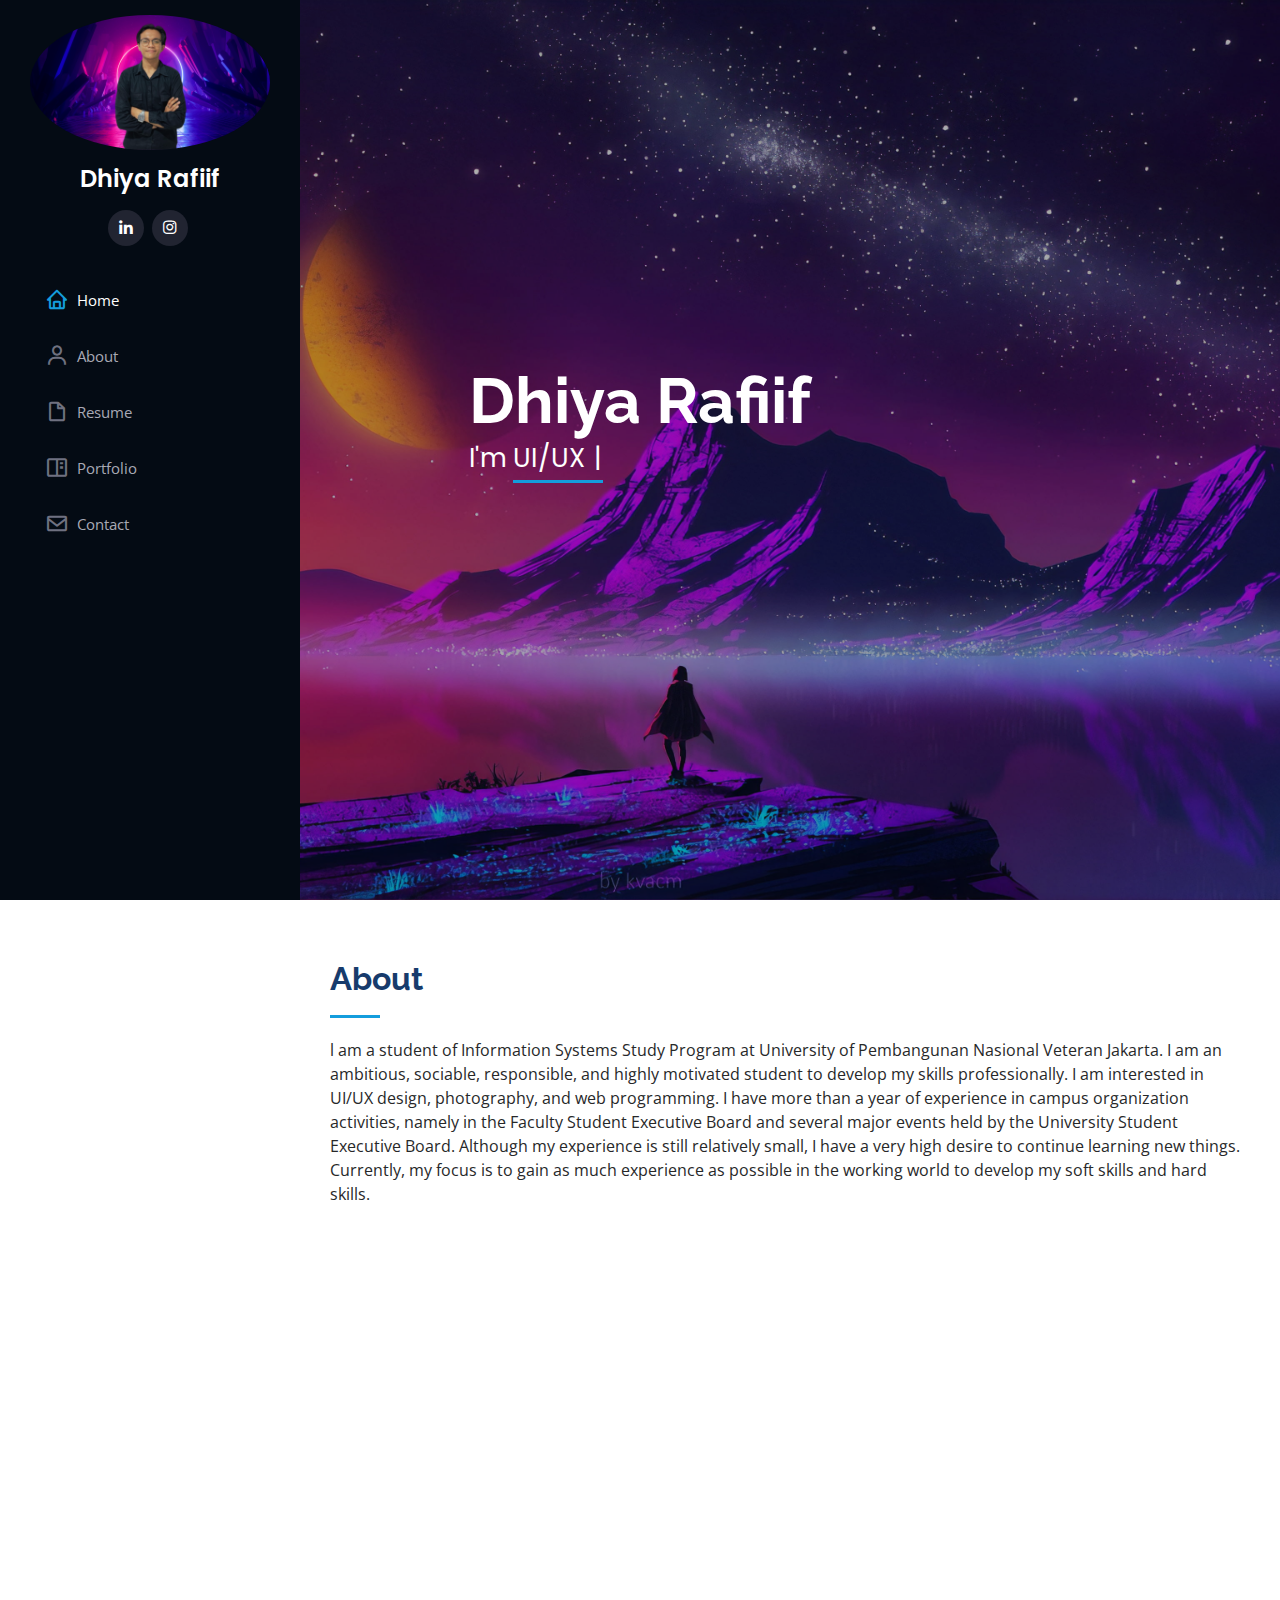
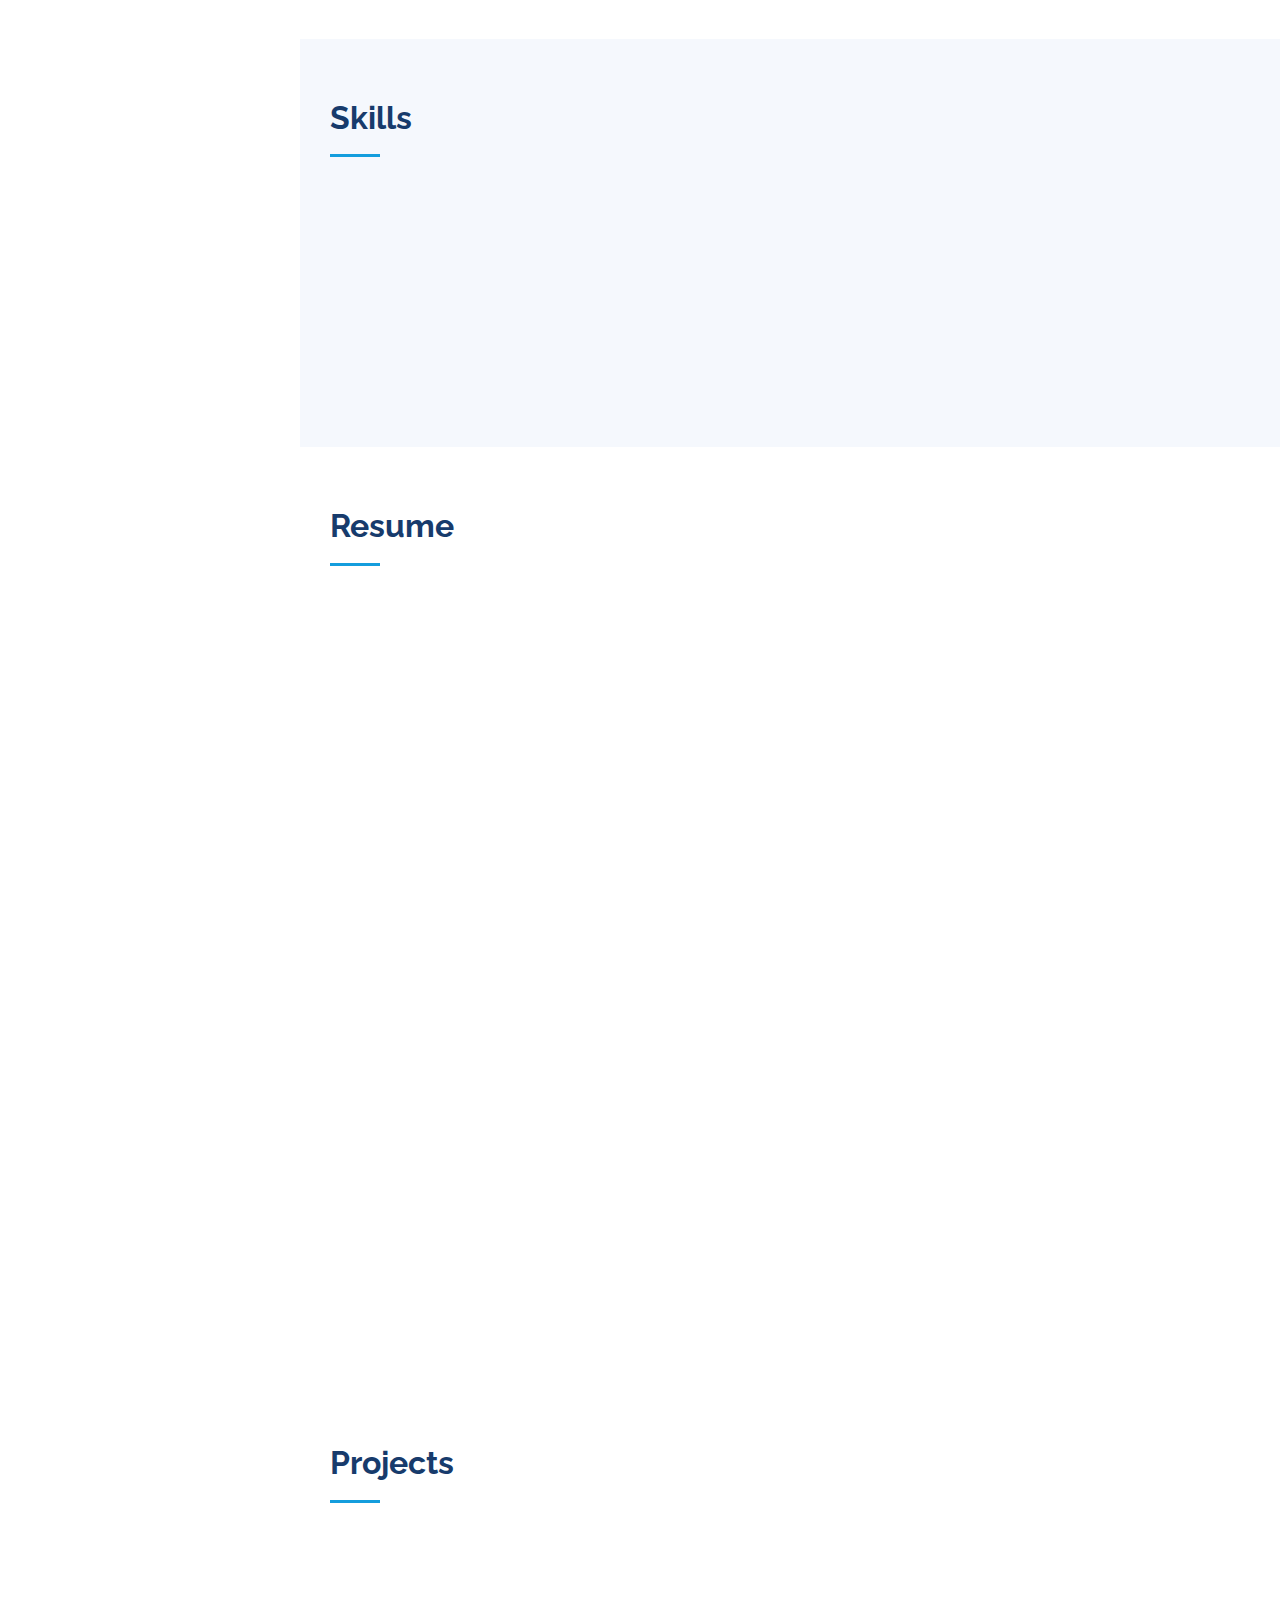
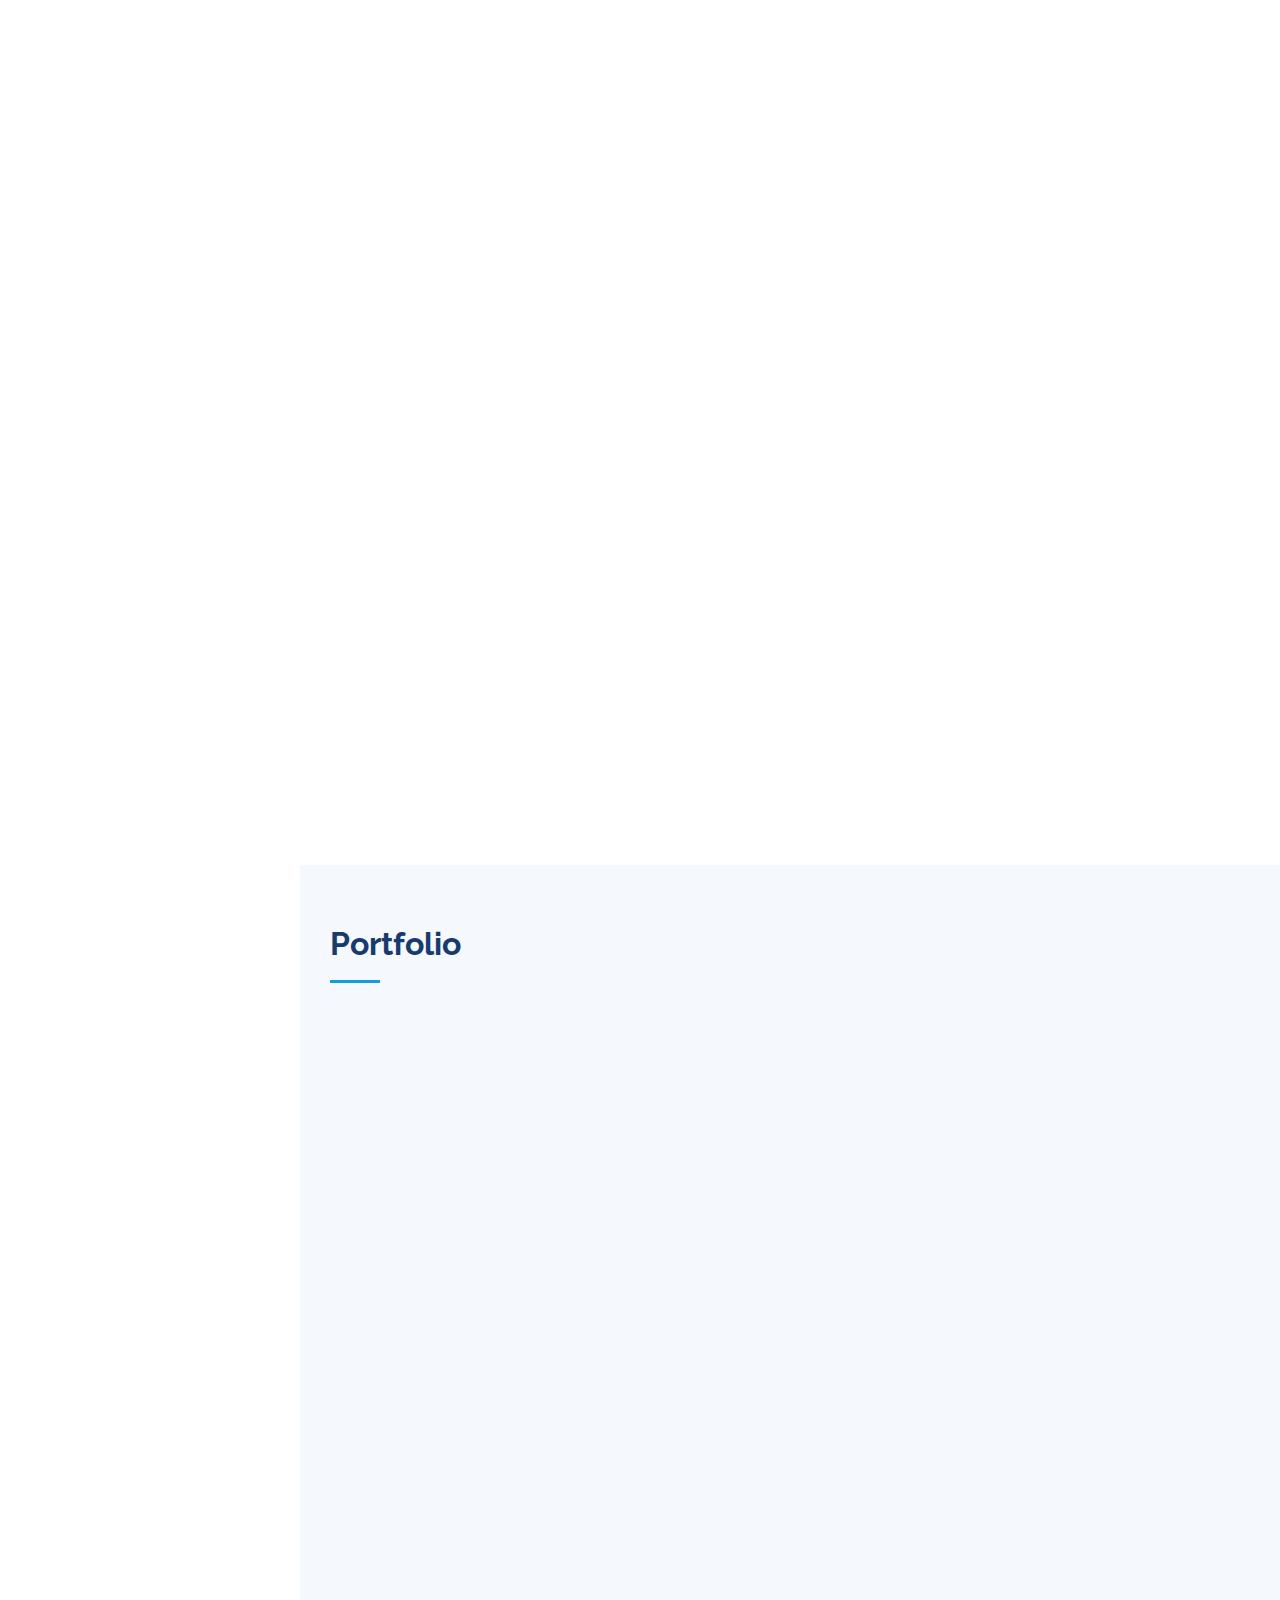
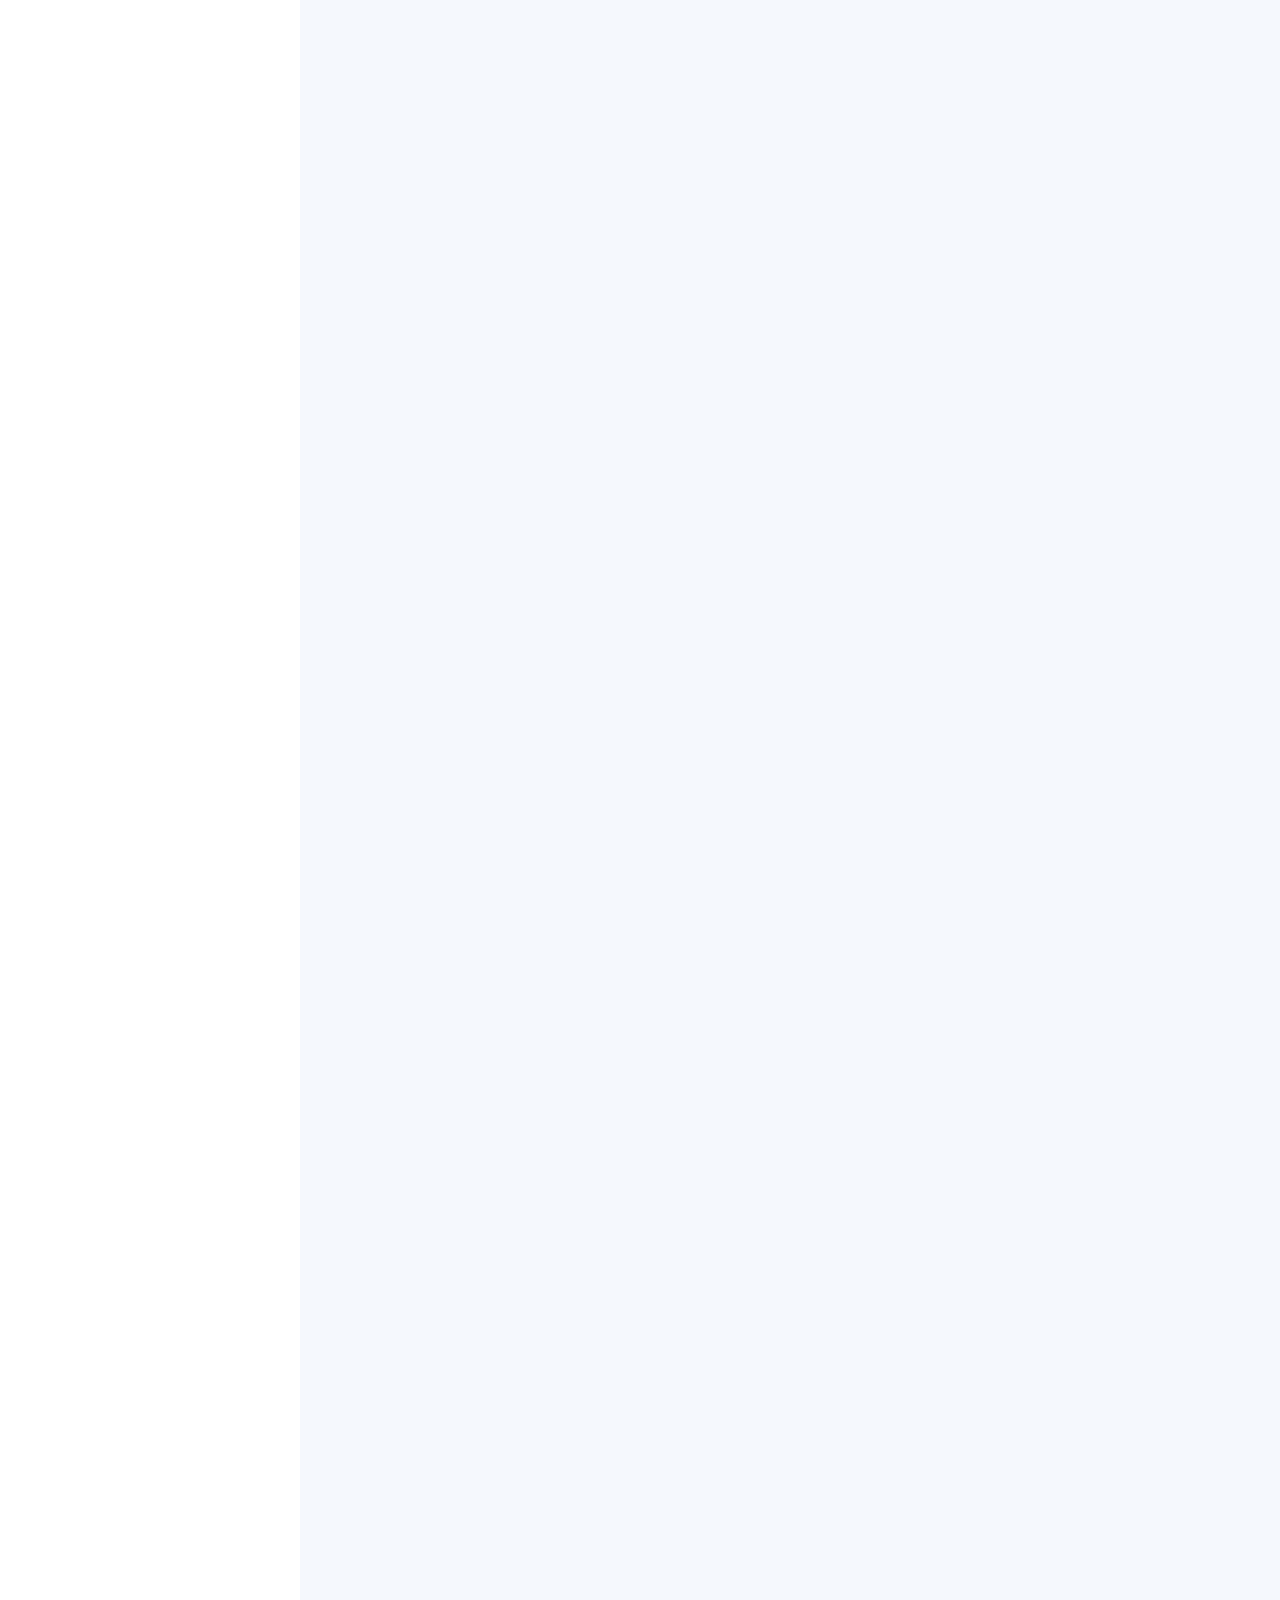
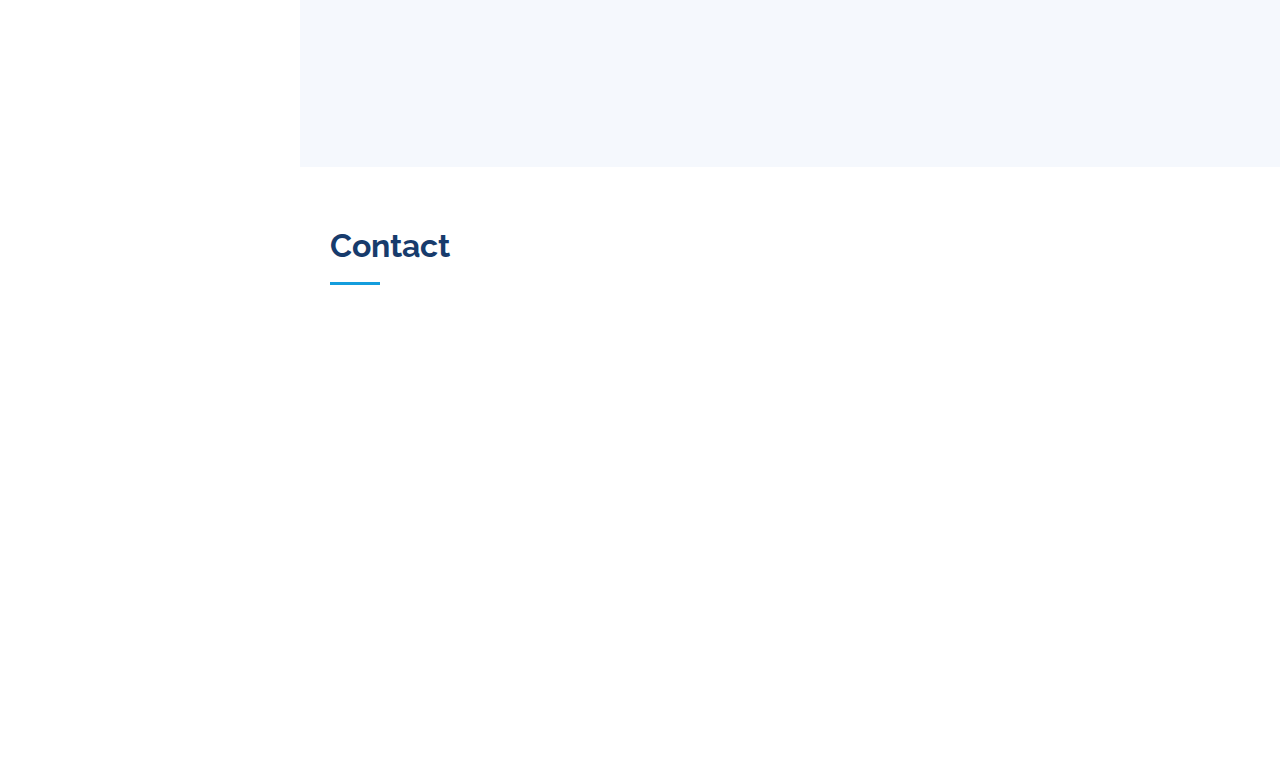
<file: index.html>
<!DOCTYPE html>
<html lang="en">

<head>
  <meta charset="utf-8">
  <meta content="width=device-width, initial-scale=1.0" name="viewport">

  <title>Portofolio Dhiya Rafiif</title>
  <meta content="" name="description">
  <meta content="" name="keywords">

  <!-- Favicons -->
  <link href="assets/img/favicon.png" rel="icon">
  <link href="assets/img/apple-touch-icon.png" rel="apple-touch-icon">

  <!-- Google Fonts -->
  <link href="https://fonts.googleapis.com/css?family=Open+Sans:300,300i,400,400i,600,600i,700,700i|Raleway:300,300i,400,400i,500,500i,600,600i,700,700i|Poppins:300,300i,400,400i,500,500i,600,600i,700,700i" rel="stylesheet">

  <!-- Vendor CSS Files -->
  <link href="assets/vendor/aos/aos.css" rel="stylesheet">
  <link href="assets/vendor/bootstrap/css/bootstrap.min.css" rel="stylesheet">
  <link href="assets/vendor/bootstrap-icons/bootstrap-icons.css" rel="stylesheet">
  <link href="assets/vendor/boxicons/css/boxicons.min.css" rel="stylesheet">
  <link href="assets/vendor/glightbox/css/glightbox.min.css" rel="stylesheet">
  <link href="assets/vendor/swiper/swiper-bundle.min.css" rel="stylesheet">

  <!-- Template Main CSS File -->
  <link href="assets/css/style.css" rel="stylesheet">

  <!-- =======================================================
  * Template Name: iPortfolio
  * Updated: May 30 2023 with Bootstrap v5.3.0
  * Template URL: https://bootstrapmade.com/iportfolio-bootstrap-portfolio-websites-template/
  * Author: BootstrapMade.com
  * License: https://bootstrapmade.com/license/
  ======================================================== -->
</head>

<body>

  <!-- ======= Mobile nav toggle button ======= -->
  <i class="bi bi-list mobile-nav-toggle d-xl-none"></i>

  <!-- ======= Header ======= -->
  <header id="header">
    <div class="d-flex flex-column">

      <div class="profile">
        <img src="assets/img/rapipprof.png" alt="" class="img-fluid rounded-circle">
        <h1 class="text-light"><a href="index.html">Dhiya Rafiif</a></h1>
        <div class="social-links mt-3 text-center">
          <a href="http://linkedin.com/in/dhiya-rafiif-a52738262" class="linkedin"><i class="bx bxl-linkedin"></i></a>
          <a href="https://instagram.com/djaws.jpg?igshid=OGQ5ZDc2ODk2ZA==" class="instagram"><i class="bx bxl-instagram"></i></a>
        </div>
      </div>

      <nav id="navbar" class="nav-menu navbar">
        <ul>
          <li><a href="#hero" class="nav-link scrollto active"><i class="bx bx-home"></i> <span>Home</span></a></li>
          <li><a href="#about" class="nav-link scrollto"><i class="bx bx-user"></i> <span>About</span></a></li>
          <li><a href="#resume" class="nav-link scrollto"><i class="bx bx-file-blank"></i> <span>Resume</span></a></li>
          <li><a href="#portfolio" class="nav-link scrollto"><i class="bx bx-book-content"></i> <span>Portfolio</span></a></li>
          <li><a href="#contact" class="nav-link scrollto"><i class="bx bx-envelope"></i> <span>Contact</span></a></li>
        </ul>
      </nav><!-- .nav-menu -->
    </div>
  </header><!-- End Header -->

  <!-- ======= Hero Section ======= -->
  <section id="hero" class="d-flex flex-column justify-content-center align-items-center">
    <div class="hero-container" data-aos="fade-in">
      <h1>Dhiya Rafiif</h1>
      <p>I'm <span class="typed" data-typed-items="UI/UX Designer, Web Programmer, Freelancer, Photographer"></span></p>
    </div>
  </section><!-- End Hero -->

  <main id="main">

    <!-- ======= About Section ======= -->
    <section id="about" class="about">
      <div class="container">

        <div class="section-title">
          <h2>About</h2>
          <p>l am a student of Information Systems Study Program at University of Pembangunan Nasional Veteran Jakarta. I am an ambitious, sociable, responsible, and highly motivated student to develop my skills professionally. I am interested in UI/UX design, photography, and web programming. I have more than a year of experience in campus organization activities, namely in the Faculty Student Executive Board and several major events held by the University Student Executive Board. Although my experience is still relatively small, I have a very high desire to continue learning new things. Currently, my focus is to gain as much experience as possible in the working world to develop my soft skills and hard skills.</p>
        </div>

        <div class="row">
          <div class="col-lg-4" data-aos="fade-right">
            <img src="assets/img/bgprofile.jpg" class="img-fluid" alt="">
          </div>
          <div class="col-lg-8 pt-4 pt-lg-0 content" data-aos="fade-left">
            <h3>UI/UX Designer, Web Programmer & Photographer.</h3>
            <p class="fst-italic">
            </p>
            <div class="row">
              <div class="col-lg-6">
                <ul>
                  <li><i class="bi bi-chevron-right"></i> <strong>Birthday:</strong> <span>8 Oct 2003</span></li>
                  <li><i class="bi bi-chevron-right"></i> <strong>Phone:</strong> <span>+6281290911114</span></li>
                  <li><i class="bi bi-chevron-right"></i> <strong>City:</strong> <span>Jakarta, Indonesia</span></li>
                  <li><i class="bi bi-chevron-right"></i> <strong>Age:</strong> <span>19</span></li>
                  <li><i class="bi bi-chevron-right"></i> <strong>Email:</strong> <span>dhiyarafiif.draf@gmail.com</span></li>
                  <li><i class="bi bi-chevron-right"></i> <strong>Freelance:</strong> <span>Available</span></li>
                </ul>
              </div>
            </div>
          </div>
        </div>

      </div>
    </section><!-- End About Section -->

    
    <!-- ======= Skills Section ======= -->
    <section id="skills" class="skills section-bg">
      <div class="container">

        <div class="section-title">
          <h2>Skills</h2>
        </div>

        <div class="row skills-content">

          <div class="col-lg-6" data-aos="fade-up">

            <div class="progress">
              <span class="skill">HTML </span>
            </div>

            <div class="progress">
              <span class="skill">CSS </span>
            </div>

            <div class="progress">
              <span class="skill">JavaScript </span>
            </div>

          </div>

          <div class="col-lg-6" data-aos="fade-up" data-aos-delay="100">

            <div class="progress">
              <span class="skill">PHP </span>
            </div>

            <div class="progress">
              <span class="skill">Photographer </span>
            </div>

            <div class="progress">
              <span class="skill">Database Admin </span>
            </div>

          </div>

        </div>

      </div>
    </section><!-- End Skills Section -->

    <!-- ======= Resume Section ======= -->
    <section id="resume" class="resume">
      <div class="container">

        <div class="section-title">
          <h2>Resume</h2>
        </div>

        <div class="row">
          <div class="col-lg-6" data-aos="fade-up">
            <h3 class="resume-title">Sumary</h3>
            <div class="resume-item pb-0">
              <h4>Dhiya Rafiif</h4>
              <p><em>as a college student at National Development University “Veteran” of Jakarta with a degree in Information Systems. I am data driven and skilled in programming languages HTML. With strong curiosity, like to learn something new in my life for skills development. Having good communication skills with a background in campus organizational experience, I am able to build good communication within a team. I like to chat, make friends and tell stories.</em></p>
              <ul>
                <li>Perumahan Beji Permai Blok O No 11</li>
                <li>+6281290911114</li>
                <li>dhiyarafiif.draf@gmail.com</li>
              </ul>
            </div>

            <h3 class="resume-title">Education</h3>
            <div class="resume-item">
              <h4>Mathematics and Natural Sciences</h4>
              <h5>2018 - 2021</h5>
              <p><em>SMA Negeri 6 Depok</em></p>
            </div>
            <div class="resume-item">
              <h4>Diploma (3) Information Systems</h4>
              <h5>2021 - Present</h5>
              <p><em>University of Pembangunan Nasional Veteran Jakarta</em></p>
            </div>
          </div>
          <div class="col-lg-6" data-aos="fade-up" data-aos-delay="100">
            <h3 class="resume-title">Organizational Experience</h3>
            <div class="resume-item">
              <h4>BEM FAKULTAS ILMU KOMPUTER</h4>
              <h5>2023 - Present</h5>
              <p><em>Arts and Sports Division Staff</em></p>
              <ul>
                <li>Organizing activities for the development of interests and talents in arts and sports. </li>
                <li>Provide routine training facilities and infrastructure. </li>
                <li>Achieved achievements through the Department of Arts and Sports. </li>
                <li>Scheduling upcoming routine practice sessions.</li>
                <li>Being a manager for every competition that BEMFIK participates in, both team and individual in terms of sports and arts.</li>
                <li>Increase the carrying capacity and active participation of students in Arts, Culture and Sports activities.</li>
              </ul>
            </div>
          </div>
        </div>
      </div>
    </section><!-- End Resume Section -->

    <!-- ======= Resume Section ======= -->
    <section id="resume" class="resume">
      <div class="container">

        <div class="section-title">
          <h2>Projects</h2>
        </div>

        <div class="row">
          <div class="col-lg-6" data-aos="fade-up">
            <h3 class="resume-title">Mobile Programmer</h3>
            <div class="resume-item pb-0">
              <h4>Klinik.Ku</h4>
              <p><em>This application is an application made with android studio using javascript language. This application is useful for registering at a clinic using a mobile phone without having to queue and can see the number of queues at a clinic. My role in this project is coding and designing this application. This project was made to complete my final semester exam grade in mobile programming course.</em></p>
              <ul>
                <li>Editing the design of the Klinik.Ku mobile application using Android Studio.</li>
                <li>Create a source code that has a very important function in making an application.</li>
                <li>Publish game to APK for Android platform.</li>
              </ul>
            </div>

            <h3 class="resume-title">UI/UX Designer</h3>
            <div class="resume-item">
              <h4>Holiyeay</h4>
              <p><em>This website is used to book a tourist ticket and also a vehicle that will be used to travel according to the selected destination directly using an electronic payment system. My role in making this website is as a ui/ux designer. This website design is made using figma as the software. This project was made for the final assessment in the human and computer interaction course.</em></p>
              <ul>
                <li>Design a ticket booking website using Figma.</li>
                <li>Systematize the website that will be created.</li>
                <li>Make an analysis of website design.</li>
              </ul>
            </div>
          </div>
          <div class="col-lg-6" data-aos="fade-up" data-aos-delay="100">
            <h3 class="resume-title">Web Programmer</h3>
            <div class="resume-item">
              <h4>Basic.co</h4>
              <p><em>This website is used to make clothes This website is based on e-commerce that can be used via mobile phones. My role in making this website is as a ui/ux designer. This website design is made using figma as the software. This project was made for the final assessment in the information system design analysis course.</em></p>
              <ul>
                <li>Design a ticket booking website using Figma.</li>
                <li>Systematize the website that will be created.</li>
                <li>Create a source code that has a very important function in making a website.</li>
                <li>Make an analysis of website design.</li>
              </ul>
            </div>
            <h3 class="resume-title">Photographer</h3>
            <div class="resume-item">
              <h4>Instagram @djaws.jpg</h4>
              <p><em>In this project, I created a special social media to put my captured photos. I used the Instagram platform as the place. Then I edited the photo with a black and white theme to be able to make the impression of instagram feeds more attractive and elegant. I created this account because as a place of expression of the hobbies I have.</em></p>
              <ul>
                <li>Take a picture and save the captured image</li>
                <li>Edit the captured image to make it look better.</li>
                <li>Managing my social media account @djaws.jpg and continuing to make posts from the captures I get.</li>
              </ul>
            </div>
          </div>
        </div>
      </div>
    </section><!-- End Resume Section -->
    
    <!-- ======= Portfolio Section ======= -->
    <section id="portfolio" class="portfolio section-bg">
      <div class="container">

        <div class="section-title">
          <h2>Portfolio</h2>
        </div>

        <div class="row" data-aos="fade-up">
          <div class="col-lg-12 d-flex justify-content-center">
            <ul id="portfolio-flters">
              <li data-filter="*" class="filter-active">All</li>
              <li data-filter=".filter-app">App</li>
              <li data-filter=".filter-card">Photos</li>
              <li data-filter=".filter-web">Web</li>
            </ul>
          </div>
        </div>

        <div class="row portfolio-container" data-aos="fade-up" data-aos-delay="100">

          <div class="col-lg-4 col-md-6 portfolio-item filter-app">
            <div class="portfolio-wrap">
              <img src="assets/img/portfolio/splashklinik.png" class="img-fluid" alt="">
            </div>
          </div>

          <div class="col-lg-4 col-md-6 portfolio-item filter-app">
            <div class="portfolio-wrap">
              <img src="assets/img/portfolio/loginklinik.png" class="img-fluid" alt="">
            </div>
          </div>

          <div class="col-lg-4 col-md-6 portfolio-item filter-app">
            <div class="portfolio-wrap">
              <img src="assets/img/portfolio/isiklinik.png" class="img-fluid" alt="">
            </div>
          </div>

          <div class="col-lg-4 col-md-6 portfolio-item filter-web">
            <div class="portfolio-wrap">
              <img src="assets/img/portfolio/holiyeaysplash.png" class="img-fluid" alt="">
            </div>
          </div>

          <div class="col-lg-4 col-md-6 portfolio-item filter-web">
            <div class="portfolio-wrap">
              <img src="assets/img/portfolio/depanholi.png" class="img-fluid" alt="">
            </div>
          </div>

          <div class="col-lg-4 col-md-6 portfolio-item filter-web">
            <div class="portfolio-wrap">
              <img src="assets/img/portfolio/holidetails.png" class="img-fluid" alt="">
            </div>
          </div>

          <div class="col-lg-4 col-md-6 portfolio-item filter-web">
            <div class="portfolio-wrap">
              <img src="assets/img/portfolio/basic1.png" class="img-fluid" alt="">
            </div>
          </div>

          <div class="col-lg-4 col-md-6 portfolio-item filter-web">
            <div class="portfolio-wrap">
              <img src="assets/img/portfolio/basic2.png" class="img-fluid" alt="">
            </div>
          </div>

          <div class="col-lg-4 col-md-6 portfolio-item filter-web">
            <div class="portfolio-wrap">
              <img src="assets/img/portfolio/basic3.png" class="img-fluid" alt="">
            </div>
          </div>

          <div class="col-lg-4 col-md-6 portfolio-item filter-card">
            <div class="portfolio-wrap">
              <img src="assets/img/portfolio/1.jpeg" class="img-fluid" alt="">
            </div>
          </div>

          <div class="col-lg-4 col-md-6 portfolio-item filter-card">
            <div class="portfolio-wrap">
              <img src="assets/img/portfolio/2.jpeg" class="img-fluid" alt="">
            </div>
          </div>

          <div class="col-lg-4 col-md-6 portfolio-item filter-card">
            <div class="portfolio-wrap">
              <img src="assets/img/portfolio/3.jpeg" class="img-fluid" alt="">
            </div>
          </div>

        </div>

      </div>
    </section><!-- End Portfolio Section -->

    <!-- ======= Contact Section ======= -->
    <section id="contact" class="contact">
      <div class="container">

        <div class="section-title">
          <h2>Contact</h2>
        </div>

        <div class="row" data-aos="fade-in">

          <div class="col-lg-5 d-flex align-items-stretch">
            <div class="info">
              <div class="address">
                <i class="bi bi-geo-alt"></i>
                <h4>Location:</h4>
                <p>Perumahan Beji Permai Blok O No 11</p>
              </div>

              <div class="email">
                <i class="bi bi-envelope"></i>
                <h4>Email:</h4>
                <p>dhiyarafiif.draf@gmail.com</p>
              </div>

              <div class="phone">
                <i class="bi bi-phone"></i>
                <h4>Call:</h4>
                <p>+6281290911114</p>
              </div>
            </div>
          </div>
        </div>
      </div>
    </section><!-- End Contact Section -->

  </main><!-- End #main -->

  <!-- ======= Footer ======= -->
  <footer id="footer">
    <div class="container">
      <div class="copyright">
        &copy; Copyright <strong><span>Dhiya Rafiif</span></strong>
      </div>
      <div class="credits">
        <!-- All the links in the footer should remain intact. -->
        <!-- You can delete the links only if you purchased the pro version. -->
        <!-- Licensing information: https://bootstrapmade.com/license/ -->
        <!-- Purchase the pro version with working PHP/AJAX contact form: https://bootstrapmade.com/iportfolio-bootstrap-portfolio-websites-template/ -->
        Designed by <a href="https://bootstrapmade.com/">BootstrapMade</a>
      </div>
    </div>
  </footer><!-- End  Footer -->

  <a href="#" class="back-to-top d-flex align-items-center justify-content-center"><i class="bi bi-arrow-up-short"></i></a>

  <!-- Vendor JS Files -->
  <script src="assets/vendor/purecounter/purecounter_vanilla.js"></script>
  <script src="assets/vendor/aos/aos.js"></script>
  <script src="assets/vendor/bootstrap/js/bootstrap.bundle.min.js"></script>
  <script src="assets/vendor/glightbox/js/glightbox.min.js"></script>
  <script src="assets/vendor/isotope-layout/isotope.pkgd.min.js"></script>
  <script src="assets/vendor/swiper/swiper-bundle.min.js"></script>
  <script src="assets/vendor/typed.js/typed.umd.js"></script>
  <script src="assets/vendor/waypoints/noframework.waypoints.js"></script>
  <script src="assets/vendor/php-email-form/validate.js"></script>

  <!-- Template Main JS File -->
  <script src="assets/js/main.js"></script>

</body>

</html>
</file>
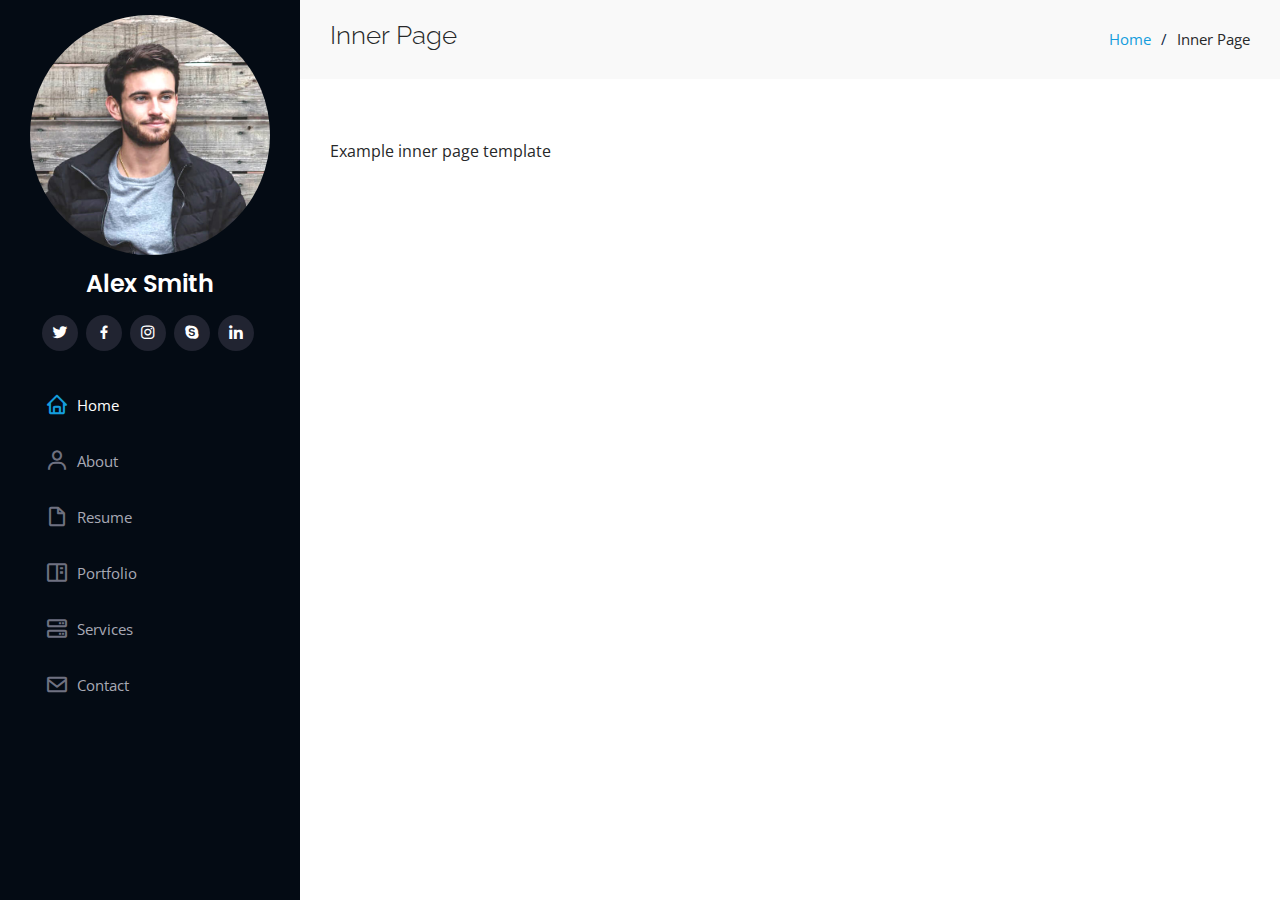
<file: inner-page.html>
<!DOCTYPE html>
<html lang="en">

<head>
  <meta charset="utf-8">
  <meta content="width=device-width, initial-scale=1.0" name="viewport">

  <title>Inner Page - iPortfolio Bootstrap Template</title>
  <meta content="" name="description">
  <meta content="" name="keywords">

  <!-- Favicons -->
  <link href="assets/img/favicon.png" rel="icon">
  <link href="assets/img/apple-touch-icon.png" rel="apple-touch-icon">

  <!-- Google Fonts -->
  <link href="https://fonts.googleapis.com/css?family=Open+Sans:300,300i,400,400i,600,600i,700,700i|Raleway:300,300i,400,400i,500,500i,600,600i,700,700i|Poppins:300,300i,400,400i,500,500i,600,600i,700,700i" rel="stylesheet">

  <!-- Vendor CSS Files -->
  <link href="assets/vendor/aos/aos.css" rel="stylesheet">
  <link href="assets/vendor/bootstrap/css/bootstrap.min.css" rel="stylesheet">
  <link href="assets/vendor/bootstrap-icons/bootstrap-icons.css" rel="stylesheet">
  <link href="assets/vendor/boxicons/css/boxicons.min.css" rel="stylesheet">
  <link href="assets/vendor/glightbox/css/glightbox.min.css" rel="stylesheet">
  <link href="assets/vendor/swiper/swiper-bundle.min.css" rel="stylesheet">

  <!-- Template Main CSS File -->
  <link href="assets/css/style.css" rel="stylesheet">

  <!-- =======================================================
  * Template Name: iPortfolio
  * Updated: May 30 2023 with Bootstrap v5.3.0
  * Template URL: https://bootstrapmade.com/iportfolio-bootstrap-portfolio-websites-template/
  * Author: BootstrapMade.com
  * License: https://bootstrapmade.com/license/
  ======================================================== -->
</head>

<body>

  <!-- ======= Mobile nav toggle button ======= -->
  <i class="bi bi-list mobile-nav-toggle d-xl-none"></i>

  <!-- ======= Header ======= -->
  <header id="header">
    <div class="d-flex flex-column">

      <div class="profile">
        <img src="assets/img/profile-img.jpg" alt="" class="img-fluid rounded-circle">
        <h1 class="text-light"><a href="index.html">Alex Smith</a></h1>
        <div class="social-links mt-3 text-center">
          <a href="#" class="twitter"><i class="bx bxl-twitter"></i></a>
          <a href="#" class="facebook"><i class="bx bxl-facebook"></i></a>
          <a href="#" class="instagram"><i class="bx bxl-instagram"></i></a>
          <a href="#" class="google-plus"><i class="bx bxl-skype"></i></a>
          <a href="#" class="linkedin"><i class="bx bxl-linkedin"></i></a>
        </div>
      </div>

      <nav id="navbar" class="nav-menu navbar">
        <ul>
          <li><a href="#hero" class="nav-link scrollto active"><i class="bx bx-home"></i> <span>Home</span></a></li>
          <li><a href="#about" class="nav-link scrollto"><i class="bx bx-user"></i> <span>About</span></a></li>
          <li><a href="#resume" class="nav-link scrollto"><i class="bx bx-file-blank"></i> <span>Resume</span></a></li>
          <li><a href="#portfolio" class="nav-link scrollto"><i class="bx bx-book-content"></i> <span>Portfolio</span></a></li>
          <li><a href="#services" class="nav-link scrollto"><i class="bx bx-server"></i> <span>Services</span></a></li>
          <li><a href="#contact" class="nav-link scrollto"><i class="bx bx-envelope"></i> <span>Contact</span></a></li>
        </ul>
      </nav><!-- .nav-menu -->
    </div>
  </header><!-- End Header -->

  <main id="main">

    <!-- ======= Breadcrumbs ======= -->
    <section class="breadcrumbs">
      <div class="container">

        <div class="d-flex justify-content-between align-items-center">
          <h2>Inner Page</h2>
          <ol>
            <li><a href="index.html">Home</a></li>
            <li>Inner Page</li>
          </ol>
        </div>

      </div>
    </section><!-- End Breadcrumbs -->

    <section class="inner-page">
      <div class="container">
        <p>
          Example inner page template
        </p>
      </div>
    </section>

  </main><!-- End #main -->

  <!-- ======= Footer ======= -->
  <footer id="footer">
    <div class="container">
      <div class="copyright">
        &copy; Copyright <strong><span>iPortfolio</span></strong>
      </div>
      <div class="credits">
        <!-- All the links in the footer should remain intact. -->
        <!-- You can delete the links only if you purchased the pro version. -->
        <!-- Licensing information: https://bootstrapmade.com/license/ -->
        <!-- Purchase the pro version with working PHP/AJAX contact form: https://bootstrapmade.com/iportfolio-bootstrap-portfolio-websites-template/ -->
        Designed by <a href="https://bootstrapmade.com/">BootstrapMade</a>
      </div>
    </div>
  </footer><!-- End  Footer -->

  <a href="#" class="back-to-top d-flex align-items-center justify-content-center"><i class="bi bi-arrow-up-short"></i></a>

  <!-- Vendor JS Files -->
  <script src="assets/vendor/purecounter/purecounter_vanilla.js"></script>
  <script src="assets/vendor/aos/aos.js"></script>
  <script src="assets/vendor/bootstrap/js/bootstrap.bundle.min.js"></script>
  <script src="assets/vendor/glightbox/js/glightbox.min.js"></script>
  <script src="assets/vendor/isotope-layout/isotope.pkgd.min.js"></script>
  <script src="assets/vendor/swiper/swiper-bundle.min.js"></script>
  <script src="assets/vendor/typed.js/typed.umd.js"></script>
  <script src="assets/vendor/waypoints/noframework.waypoints.js"></script>
  <script src="assets/vendor/php-email-form/validate.js"></script>

  <!-- Template Main JS File -->
  <script src="assets/js/main.js"></script>

</body>

</html>
</file>
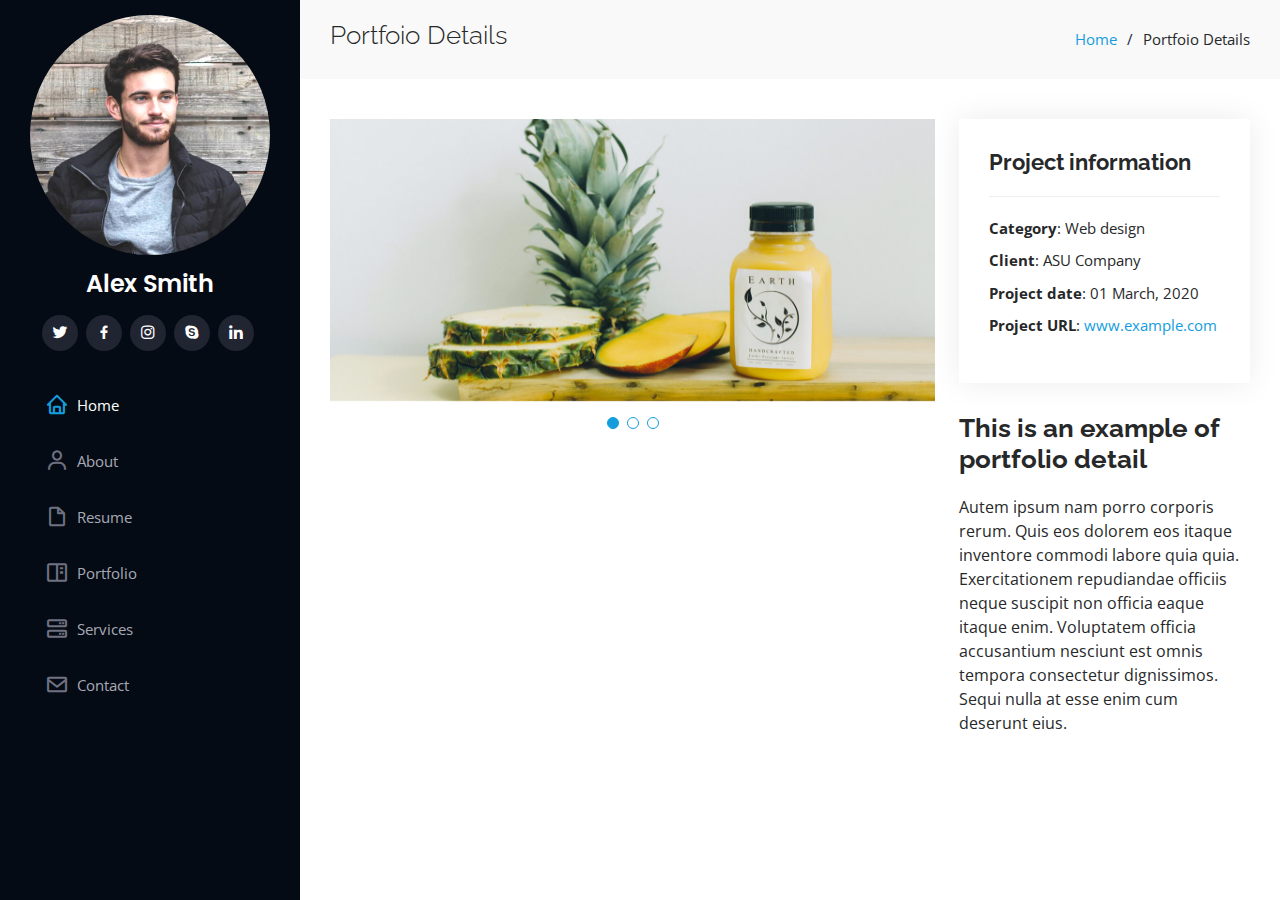
<file: portfolio-details.html>
<!DOCTYPE html>
<html lang="en">

<head>
  <meta charset="utf-8">
  <meta content="width=device-width, initial-scale=1.0" name="viewport">

  <title>Portfolio Details - iPortfolio Bootstrap Template</title>
  <meta content="" name="description">
  <meta content="" name="keywords">

  <!-- Favicons -->
  <link href="assets/img/favicon.png" rel="icon">
  <link href="assets/img/apple-touch-icon.png" rel="apple-touch-icon">

  <!-- Google Fonts -->
  <link href="https://fonts.googleapis.com/css?family=Open+Sans:300,300i,400,400i,600,600i,700,700i|Raleway:300,300i,400,400i,500,500i,600,600i,700,700i|Poppins:300,300i,400,400i,500,500i,600,600i,700,700i" rel="stylesheet">

  <!-- Vendor CSS Files -->
  <link href="assets/vendor/aos/aos.css" rel="stylesheet">
  <link href="assets/vendor/bootstrap/css/bootstrap.min.css" rel="stylesheet">
  <link href="assets/vendor/bootstrap-icons/bootstrap-icons.css" rel="stylesheet">
  <link href="assets/vendor/boxicons/css/boxicons.min.css" rel="stylesheet">
  <link href="assets/vendor/glightbox/css/glightbox.min.css" rel="stylesheet">
  <link href="assets/vendor/swiper/swiper-bundle.min.css" rel="stylesheet">

  <!-- Template Main CSS File -->
  <link href="assets/css/style.css" rel="stylesheet">

  <!-- =======================================================
  * Template Name: iPortfolio
  * Updated: May 30 2023 with Bootstrap v5.3.0
  * Template URL: https://bootstrapmade.com/iportfolio-bootstrap-portfolio-websites-template/
  * Author: BootstrapMade.com
  * License: https://bootstrapmade.com/license/
  ======================================================== -->
</head>

<body>

  <!-- ======= Mobile nav toggle button ======= -->
  <i class="bi bi-list mobile-nav-toggle d-xl-none"></i>

  <!-- ======= Header ======= -->
  <header id="header">
    <div class="d-flex flex-column">

      <div class="profile">
        <img src="assets/img/profile-img.jpg" alt="" class="img-fluid rounded-circle">
        <h1 class="text-light"><a href="index.html">Alex Smith</a></h1>
        <div class="social-links mt-3 text-center">
          <a href="#" class="twitter"><i class="bx bxl-twitter"></i></a>
          <a href="#" class="facebook"><i class="bx bxl-facebook"></i></a>
          <a href="#" class="instagram"><i class="bx bxl-instagram"></i></a>
          <a href="#" class="google-plus"><i class="bx bxl-skype"></i></a>
          <a href="#" class="linkedin"><i class="bx bxl-linkedin"></i></a>
        </div>
      </div>

      <nav id="navbar" class="nav-menu navbar">
        <ul>
          <li><a href="#hero" class="nav-link scrollto active"><i class="bx bx-home"></i> <span>Home</span></a></li>
          <li><a href="#about" class="nav-link scrollto"><i class="bx bx-user"></i> <span>About</span></a></li>
          <li><a href="#resume" class="nav-link scrollto"><i class="bx bx-file-blank"></i> <span>Resume</span></a></li>
          <li><a href="#portfolio" class="nav-link scrollto"><i class="bx bx-book-content"></i> <span>Portfolio</span></a></li>
          <li><a href="#services" class="nav-link scrollto"><i class="bx bx-server"></i> <span>Services</span></a></li>
          <li><a href="#contact" class="nav-link scrollto"><i class="bx bx-envelope"></i> <span>Contact</span></a></li>
        </ul>
      </nav><!-- .nav-menu -->
    </div>
  </header><!-- End Header -->

  <main id="main">

    <!-- ======= Breadcrumbs ======= -->
    <section id="breadcrumbs" class="breadcrumbs">
      <div class="container">

        <div class="d-flex justify-content-between align-items-center">
          <h2>Portfoio Details</h2>
          <ol>
            <li><a href="index.html">Home</a></li>
            <li>Portfoio Details</li>
          </ol>
        </div>

      </div>
    </section><!-- End Breadcrumbs -->

    <!-- ======= Portfolio Details Section ======= -->
    <section id="portfolio-details" class="portfolio-details">
      <div class="container">

        <div class="row gy-4">

          <div class="col-lg-8">
            <div class="portfolio-details-slider swiper">
              <div class="swiper-wrapper align-items-center">

                <div class="swiper-slide">
                  <img src="assets/img/portfolio/portfolio-details-1.jpg" alt="">
                </div>

                <div class="swiper-slide">
                  <img src="assets/img/portfolio/portfolio-details-2.jpg" alt="">
                </div>

                <div class="swiper-slide">
                  <img src="assets/img/portfolio/portfolio-details-3.jpg" alt="">
                </div>

              </div>
              <div class="swiper-pagination"></div>
            </div>
          </div>

          <div class="col-lg-4">
            <div class="portfolio-info">
              <h3>Project information</h3>
              <ul>
                <li><strong>Category</strong>: Web design</li>
                <li><strong>Client</strong>: ASU Company</li>
                <li><strong>Project date</strong>: 01 March, 2020</li>
                <li><strong>Project URL</strong>: <a href="#">www.example.com</a></li>
              </ul>
            </div>
            <div class="portfolio-description">
              <h2>This is an example of portfolio detail</h2>
              <p>
                Autem ipsum nam porro corporis rerum. Quis eos dolorem eos itaque inventore commodi labore quia quia. Exercitationem repudiandae officiis neque suscipit non officia eaque itaque enim. Voluptatem officia accusantium nesciunt est omnis tempora consectetur dignissimos. Sequi nulla at esse enim cum deserunt eius.
              </p>
            </div>
          </div>

        </div>

      </div>
    </section><!-- End Portfolio Details Section -->

  </main><!-- End #main -->

  <!-- ======= Footer ======= -->
  <footer id="footer">
    <div class="container">
      <div class="copyright">
        &copy; Copyright <strong><span>iPortfolio</span></strong>
      </div>
      <div class="credits">
        <!-- All the links in the footer should remain intact. -->
        <!-- You can delete the links only if you purchased the pro version. -->
        <!-- Licensing information: https://bootstrapmade.com/license/ -->
        <!-- Purchase the pro version with working PHP/AJAX contact form: https://bootstrapmade.com/iportfolio-bootstrap-portfolio-websites-template/ -->
        Designed by <a href="https://bootstrapmade.com/">BootstrapMade</a>
      </div>
    </div>
  </footer><!-- End  Footer -->

  <a href="#" class="back-to-top d-flex align-items-center justify-content-center"><i class="bi bi-arrow-up-short"></i></a>

  <!-- Vendor JS Files -->
  <script src="assets/vendor/purecounter/purecounter_vanilla.js"></script>
  <script src="assets/vendor/aos/aos.js"></script>
  <script src="assets/vendor/bootstrap/js/bootstrap.bundle.min.js"></script>
  <script src="assets/vendor/glightbox/js/glightbox.min.js"></script>
  <script src="assets/vendor/isotope-layout/isotope.pkgd.min.js"></script>
  <script src="assets/vendor/swiper/swiper-bundle.min.js"></script>
  <script src="assets/vendor/typed.js/typed.umd.js"></script>
  <script src="assets/vendor/waypoints/noframework.waypoints.js"></script>
  <script src="assets/vendor/php-email-form/validate.js"></script>

  <!-- Template Main JS File -->
  <script src="assets/js/main.js"></script>

</body>

</html>
</file>
<file: assets/css/style.css>
/**
* Template Name: iPortfolio
* Updated: May 30 2023 with Bootstrap v5.3.0
* Template URL: https://bootstrapmade.com/iportfolio-bootstrap-portfolio-websites-template/
* Author: BootstrapMade.com
* License: https://bootstrapmade.com/license/
*/

/*--------------------------------------------------------------
# General
--------------------------------------------------------------*/
body {
  font-family: "Open Sans", sans-serif;
  color: #272829;
}

a {
  color: #149ddd;
  text-decoration: none;
}

a:hover {
  color: #37b3ed;
  text-decoration: none;
}

h1,
h2,
h3,
h4,
h5,
h6 {
  font-family: "Raleway", sans-serif;
}

/*--------------------------------------------------------------
# Back to top button
--------------------------------------------------------------*/
.back-to-top {
  position: fixed;
  visibility: hidden;
  opacity: 0;
  right: 15px;
  bottom: 15px;
  z-index: 996;
  background: #149ddd;
  width: 40px;
  height: 40px;
  border-radius: 50px;
  transition: all 0.4s;
}

.back-to-top i {
  font-size: 28px;
  color: #fff;
  line-height: 0;
}

.back-to-top:hover {
  background: #2eafec;
  color: #fff;
}

.back-to-top.active {
  visibility: visible;
  opacity: 1;
}

/*--------------------------------------------------------------
# Header
--------------------------------------------------------------*/
#header {
  position: fixed;
  top: 0;
  left: 0;
  bottom: 0;
  width: 300px;
  transition: all ease-in-out 0.5s;
  z-index: 10000;
  transition: all 0.5s;
  padding: 0 30px;
  background: #040b14;
  overflow-y: auto;
}

#header .profile img {
  margin: 15px auto;
  display: circle;
  width: 250px;
  border: 0px solid #2c2f3f;
}

#header .profile h1 {
  font-size: 24px;
  margin: 0;
  padding: 0;
  font-weight: 600;
  -moz-text-align-last: center;
  text-align-last: center;
  font-family: "Poppins", sans-serif;
}

#header .profile h1 a,
#header .profile h1 a:hover {
  color: #fff;
  text-decoration: none;
}

#header .profile .social-links a {
  font-size: 18px;
  display: inline-block;
  background: #212431;
  color: #fff;
  line-height: 1;
  padding: 8px 0;
  margin-right: 4px;
  border-radius: 50%;
  text-align: center;
  width: 36px;
  height: 36px;
  transition: 0.3s;
}

#header .profile .social-links a:hover {
  background: #149ddd;
  color: #fff;
  text-decoration: none;
}

#main {
  margin-left: 300px;
}

.container,
.container-fluid {
  padding-left: 30px;
  padding-right: 30px;
}

@media (max-width: 1199px) {
  #header {
    left: -300px;
  }

  #main {
    margin-left: 0;
  }

  .container,
  .container-fluid {
    padding-left: 12px;
    padding-right: 12px;
  }
}

/*--------------------------------------------------------------
# Navigation Menu
--------------------------------------------------------------*/
/* Desktop Navigation */
.nav-menu {
  padding: 30px 0 0 0;
}

.nav-menu * {
  margin: 0;
  padding: 0;
  list-style: none;
}

.nav-menu>ul>li {
  position: relative;
  white-space: nowrap;
}

.nav-menu a,
.nav-menu a:focus {
  display: flex;
  align-items: center;
  color: #a8a9b4;
  padding: 12px 15px;
  margin-bottom: 8px;
  transition: 0.3s;
  font-size: 15px;
}

.nav-menu a i,
.nav-menu a:focus i {
  font-size: 24px;
  padding-right: 8px;
  color: #6f7180;
}

.nav-menu a:hover,
.nav-menu .active,
.nav-menu .active:focus,
.nav-menu li:hover>a {
  text-decoration: none;
  color: #fff;
}

.nav-menu a:hover i,
.nav-menu .active i,
.nav-menu .active:focus i,
.nav-menu li:hover>a i {
  color: #149ddd;
}

/* Mobile Navigation */
.mobile-nav-toggle {
  position: fixed;
  right: 15px;
  top: 15px;
  z-index: 9998;
  border: 0;
  font-size: 24px;
  transition: all 0.4s;
  outline: none !important;
  background-color: #149ddd;
  color: #fff;
  width: 40px;
  height: 40px;
  display: inline-flex;
  align-items: center;
  justify-content: center;
  line-height: 0;
  border-radius: 50px;
  cursor: pointer;
}

.mobile-nav-active {
  overflow: hidden;
}

.mobile-nav-active #header {
  left: 0;
}

/*--------------------------------------------------------------
# Hero Section
--------------------------------------------------------------*/
#hero {
  width: 100%;
  height: 100vh;
  background: url("../img/rapipbg.jpg") top center;
  background-size: cover;
}

#hero:before {
  content: "";
  background: rgba(5, 13, 24, 0.3);
  position: absolute;
  bottom: 0;
  top: 0;
  left: 0;
  right: 0;
  z-index: 1;
}

#hero .hero-container {
  position: relative;
  z-index: 2;
  min-width: 300px;
}

#hero h1 {
  margin: 0 0 10px 0;
  font-size: 64px;
  font-weight: 700;
  line-height: 56px;
  color: #fff;
}

#hero p {
  color: #fff;
  margin-bottom: 50px;
  font-size: 26px;
  font-family: "Poppins", sans-serif;
}

#hero p span {
  color: #fff;
  padding-bottom: 4px;
  letter-spacing: 1px;
  border-bottom: 3px solid #149ddd;
}

@media (min-width: 1024px) {
  #hero {
    background-attachment: fixed;
  }
}

@media (max-width: 768px) {
  #hero h1 {
    font-size: 28px;
    line-height: 36px;
  }

  #hero h2 {
    font-size: 18px;
    line-height: 24px;
    margin-bottom: 30px;
  }
}

/*--------------------------------------------------------------
# Sections General
--------------------------------------------------------------*/
section {
  padding: 60px 0;
  overflow: hidden;
}

.section-bg {
  background: #f5f8fd;
}

.section-title {
  padding-bottom: 30px;
}

.section-title h2 {
  font-size: 32px;
  font-weight: bold;
  margin-bottom: 20px;
  padding-bottom: 20px;
  position: relative;
  color: #173b6c;
}

.section-title h2::after {
  content: "";
  position: absolute;
  display: block;
  width: 50px;
  height: 3px;
  background: #149ddd;
  bottom: 0;
  left: 0;
}

.section-title p {
  margin-bottom: 0;
}

/*--------------------------------------------------------------
# About
--------------------------------------------------------------*/
.about .content h3 {
  font-weight: 700;
  font-size: 26px;
  color: #173b6c;
}

.about .content ul {
  list-style: none;
  padding: 0;
}

.about .content ul li {
  margin-bottom: 20px;
  display: flex;
  align-items: center;
}

.about .content ul strong {
  margin-right: 10px;
}

.about .content ul i {
  font-size: 16px;
  margin-right: 5px;
  color: #149ddd;
  line-height: 0;
}

.about .content p:last-child {
  margin-bottom: 0;
}

/*--------------------------------------------------------------
# Facts
--------------------------------------------------------------*/
.facts {
  padding-bottom: 30px;
}

.facts .count-box {
  padding: 30px;
  width: 100%;
}

.facts .count-box i {
  display: block;
  font-size: 44px;
  color: #149ddd;
  float: left;
  line-height: 0;
}

.facts .count-box span {
  font-size: 48px;
  line-height: 40px;
  display: block;
  font-weight: 700;
  color: #050d18;
  margin-left: 60px;
}

.facts .count-box p {
  padding: 15px 0 0 0;
  margin: 0 0 0 60px;
  font-family: "Raleway", sans-serif;
  font-size: 14px;
  color: #122f57;
}

.facts .count-box a {
  font-weight: 600;
  display: block;
  margin-top: 20px;
  color: #122f57;
  font-size: 15px;
  font-family: "Poppins", sans-serif;
  transition: ease-in-out 0.3s;
}

.facts .count-box a:hover {
  color: #1f5297;
}

/*--------------------------------------------------------------
# Akills
--------------------------------------------------------------*/
.skills .progress {
  height: 60px;
  display: block;
  background: none;
  border-radius: 0;
}

.skills .progress .skill {
  padding: 0;
  margin: 0 0 6px 0;
  text-transform: uppercase;
  display: block;
  font-weight: 600;
  font-family: "Poppins", sans-serif;
  color: #050d18;
}

.skills .progress .skill .val {
  float: right;
  font-style: normal;
}

.skills .progress-bar-wrap {
  background: #dce8f8;
  height: 10px;
}

.skills .progress-bar {
  width: 1px;
  height: 10px;
  transition: 0.9s;
  background-color: #149ddd;
}

/*--------------------------------------------------------------
# Resume
--------------------------------------------------------------*/
.resume .resume-title {
  font-size: 26px;
  font-weight: 700;
  margin-top: 20px;
  margin-bottom: 20px;
  color: #050d18;
}

.resume .resume-item {
  padding: 0 0 20px 20px;
  margin-top: -2px;
  border-left: 2px solid #1f5297;
  position: relative;
}

.resume .resume-item h4 {
  line-height: 18px;
  font-size: 18px;
  font-weight: 600;
  text-transform: uppercase;
  font-family: "Poppins", sans-serif;
  color: #050d18;
  margin-bottom: 10px;
}

.resume .resume-item h5 {
  font-size: 16px;
  background: #e4edf9;
  padding: 5px 15px;
  display: inline-block;
  font-weight: 600;
  margin-bottom: 10px;
}

.resume .resume-item ul {
  padding-left: 20px;
}

.resume .resume-item ul li {
  padding-bottom: 10px;
}

.resume .resume-item:last-child {
  padding-bottom: 0;
}

.resume .resume-item::before {
  content: "";
  position: absolute;
  width: 16px;
  height: 16px;
  border-radius: 50px;
  left: -9px;
  top: 0;
  background: #fff;
  border: 2px solid #1f5297;
}

/*--------------------------------------------------------------
# Portfolio
--------------------------------------------------------------*/
.portfolio .portfolio-item {
  margin-bottom: 30px;
}

.portfolio #portfolio-flters {
  padding: 0;
  margin: 0 auto 35px auto;
  list-style: none;
  text-align: center;
  background: #fff;
  border-radius: 20px;
  padding: 2px 15px;
}

.portfolio #portfolio-flters li {
  cursor: pointer;
  display: inline-block;
  padding: 10px 10px 8px 10px;
  font-size: 14px;
  font-weight: 600;
  line-height: 1;
  text-transform: uppercase;
  color: #272829;
  margin-bottom: 5px;
  transition: all 0.3s ease-in-out;
}

.portfolio #portfolio-flters li:hover,
.portfolio #portfolio-flters li.filter-active {
  color: #149ddd;
}

.portfolio #portfolio-flters li:last-child {
  margin-right: 0;
}

.portfolio .portfolio-wrap {
  transition: 0.3s;
  position: relative;
  overflow: hidden;
  z-index: 1;
}

.portfolio .portfolio-wrap::before {
  content: "";
  background: rgba(255, 255, 255, 0.5);
  position: absolute;
  left: 0;
  right: 0;
  top: 0;
  bottom: 0;
  transition: all ease-in-out 0.3s;
  z-index: 2;
  opacity: 0;
}

.portfolio .portfolio-wrap .portfolio-links {
  opacity: 1;
  left: 0;
  right: 0;
  bottom: -30px;
  z-index: 3;
  position: absolute;
  transition: all ease-in-out 0.3s;
  display: flex;
  justify-content: center;
}

.portfolio .portfolio-wrap .portfolio-links a {
  color: #fff;
  font-size: 28px;
  text-align: wrap;
  background: rgba(13, 0, 255, 0.75);
  transition: 0.3s;
  width: 50%;
}

.portfolio .portfolio-wrap .portfolio-links a:hover {
  background: rgba(13, 0, 255, 0.75);
}

.portfolio .portfolio-wrap .portfolio-links a+a {
  border-left: 1px solid #0800ff;
}

.portfolio .portfolio-wrap:hover::before {
  top: 0;
  left: 0;
  right: 0;
  bottom: 0;
  opacity:0;
}

.portfolio .portfolio-wrap:hover .portfolio-links {
  opacity: 1;
  bottom: 0;
}

/*--------------------------------------------------------------
# Portfolio Details
--------------------------------------------------------------*/
.portfolio-details {
  padding-top: 40px;
}

.portfolio-details .portfolio-details-slider img {
  width: 100%;
}

.portfolio-details .portfolio-details-slider .swiper-pagination {
  margin-top: 20px;
  position: relative;
}

.portfolio-details .portfolio-details-slider .swiper-pagination .swiper-pagination-bullet {
  width: 12px;
  height: 12px;
  background-color: #fff;
  opacity: 1;
  border: 1px solid #149ddd;
}

.portfolio-details .portfolio-details-slider .swiper-pagination .swiper-pagination-bullet-active {
  background-color: #149ddd;
}

.portfolio-details .portfolio-info {
  padding: 30px;
  box-shadow: 0px 0 30px rgba(5, 13, 24, 0.08);
}

.portfolio-details .portfolio-info h3 {
  font-size: 22px;
  font-weight: 700;
  margin-bottom: 20px;
  padding-bottom: 20px;
  border-bottom: 1px solid #eee;
}

.portfolio-details .portfolio-info ul {
  list-style: none;
  padding: 0;
  font-size: 15px;
}

.portfolio-details .portfolio-info ul li+li {
  margin-top: 10px;
}

.portfolio-details .portfolio-description {
  padding-top: 30px;
}

.portfolio-details .portfolio-description h2 {
  font-size: 26px;
  font-weight: 700;
  margin-bottom: 20px;
}

.portfolio-details .portfolio-description p {
  padding: 0;
}

/*--------------------------------------------------------------
# Services
--------------------------------------------------------------*/
.services .icon-box {
  margin-bottom: 20px;
}

.services .icon {
  float: left;
  display: flex;
  align-items: center;
  justify-content: center;
  width: 54px;
  height: 54px;
  background: #149ddd;
  border-radius: 50%;
  transition: 0.5s;
  border: 1px solid #149ddd;
}

.services .icon i {
  color: #fff;
  font-size: 24px;
  line-height: 0;
}

.services .icon-box:hover .icon {
  background: #fff;
}

.services .icon-box:hover .icon i {
  color: #149ddd;
}

.services .title {
  margin-left: 80px;
  font-weight: 700;
  margin-bottom: 15px;
  font-size: 18px;
}

.services .title a {
  color: #343a40;
}

.services .title a:hover {
  color: #149ddd;
}

.services .description {
  margin-left: 80px;
  line-height: 24px;
  font-size: 14px;
}

/*--------------------------------------------------------------
# Testimonials
--------------------------------------------------------------*/
.testimonials .testimonials-carousel,
.testimonials .testimonials-slider {
  overflow: hidden;
}

.testimonials .testimonial-item {
  box-sizing: content-box;
  text-align: center;
  min-height: 320px;
}

.testimonials .testimonial-item .testimonial-img {
  width: 90px;
  border-radius: 50%;
  margin: 0 auto;
}

.testimonials .testimonial-item h3 {
  font-size: 18px;
  font-weight: bold;
  margin: 10px 0 5px 0;
  color: #111;
}

.testimonials .testimonial-item h4 {
  font-size: 14px;
  color: #999;
  margin: 0;
}

.testimonials .testimonial-item .quote-icon-left,
.testimonials .testimonial-item .quote-icon-right {
  color: #c3e8fa;
  font-size: 26px;
}

.testimonials .testimonial-item .quote-icon-left {
  display: inline-block;
  left: -5px;
  position: relative;
}

.testimonials .testimonial-item .quote-icon-right {
  display: inline-block;
  right: -5px;
  position: relative;
  top: 10px;
}

.testimonials .testimonial-item p {
  font-style: italic;
  margin: 0 15px 15px 15px;
  padding: 20px;
  background: #fff;
  position: relative;
  margin-bottom: 35px;
  border-radius: 6px;
  box-shadow: 0px 2px 15px rgba(0, 0, 0, 0.1);
}

.testimonials .testimonial-item p::after {
  content: "";
  width: 0;
  height: 0;
  border-top: 20px solid #fff;
  border-right: 20px solid transparent;
  border-left: 20px solid transparent;
  position: absolute;
  bottom: -20px;
  left: calc(50% - 20px);
}

.testimonials .swiper-pagination {
  margin-top: 20px;
  position: relative;
}

.testimonials .swiper-pagination .swiper-pagination-bullet {
  width: 12px;
  height: 12px;
  background-color: #fff;
  opacity: 1;
  border: 1px solid #149ddd;
}

.testimonials .swiper-pagination .swiper-pagination-bullet-active {
  background-color: #149ddd;
}

/*--------------------------------------------------------------
# Contact
--------------------------------------------------------------*/
.contact {
  padding-bottom: 130px;
}

.contact .info {
  padding: 30px;
  background: #fff;
  width: 100%;
  box-shadow: 0 0 24px 0 rgba(0, 0, 0, 0.12);
}

.contact .info i {
  font-size: 20px;
  color: #149ddd;
  float: left;
  width: 44px;
  height: 44px;
  background: #dff3fc;
  display: flex;
  justify-content: center;
  align-items: center;
  border-radius: 50px;
  transition: all 0.3s ease-in-out;
}

.contact .info h4 {
  padding: 0 0 0 60px;
  font-size: 22px;
  font-weight: 600;
  margin-bottom: 5px;
  color: #050d18;
}

.contact .info p {
  padding: 0 0 10px 60px;
  margin-bottom: 20px;
  font-size: 14px;
  color: #173b6c;
}

.contact .info .email p {
  padding-top: 5px;
}

.contact .info .social-links {
  padding-left: 60px;
}

.contact .info .social-links a {
  font-size: 18px;
  display: inline-block;
  background: #333;
  color: #fff;
  line-height: 1;
  padding: 8px 0;
  border-radius: 50%;
  text-align: center;
  width: 36px;
  height: 36px;
  transition: 0.3s;
  margin-right: 10px;
}

.contact .info .social-links a:hover {
  background: #149ddd;
  color: #fff;
}

.contact .info .email:hover i,
.contact .info .address:hover i,
.contact .info .phone:hover i {
  background: #149ddd;
  color: #fff;
}

.contact .php-email-form {
  width: 100%;
  padding: 30px;
  background: #fff;
  box-shadow: 0 0 24px 0 rgba(0, 0, 0, 0.12);
}

.contact .php-email-form .form-group {
  padding-bottom: 8px;
}

.contact .php-email-form .validate {
  display: none;
  color: red;
  margin: 0 0 15px 0;
  font-weight: 400;
  font-size: 13px;
}

.contact .php-email-form .error-message {
  display: none;
  color: #fff;
  background: #ed3c0d;
  text-align: left;
  padding: 15px;
  font-weight: 600;
}

.contact .php-email-form .error-message br+br {
  margin-top: 25px;
}

.contact .php-email-form .sent-message {
  display: none;
  color: #fff;
  background: #18d26e;
  text-align: center;
  padding: 15px;
  font-weight: 600;
}

.contact .php-email-form .loading {
  display: none;
  background: #fff;
  text-align: center;
  padding: 15px;
}

.contact .php-email-form .loading:before {
  content: "";
  display: inline-block;
  border-radius: 50%;
  width: 24px;
  height: 24px;
  margin: 0 10px -6px 0;
  border: 3px solid #18d26e;
  border-top-color: #eee;
  animation: animate-loading 1s linear infinite;
}

.contact .php-email-form .form-group {
  margin-bottom: 15px;
}

.contact .php-email-form label {
  padding-bottom: 8px;
}

.contact .php-email-form input,
.contact .php-email-form textarea {
  border-radius: 0;
  box-shadow: none;
  font-size: 14px;
}

.contact .php-email-form input {
  height: 44px;
}

.contact .php-email-form textarea {
  padding: 10px 15px;
}

.contact .php-email-form button[type=submit] {
  background: #149ddd;
  border: 0;
  padding: 10px 24px;
  color: #fff;
  transition: 0.4s;
  border-radius: 4px;
}

.contact .php-email-form button[type=submit]:hover {
  background: #37b3ed;
}

@keyframes animate-loading {
  0% {
    transform: rotate(0deg);
  }

  100% {
    transform: rotate(360deg);
  }
}

/*--------------------------------------------------------------
# Breadcrumbs
--------------------------------------------------------------*/
.breadcrumbs {
  padding: 20px 0;
  background: #f9f9f9;
}

.breadcrumbs h2 {
  font-size: 26px;
  font-weight: 300;
}

.breadcrumbs ol {
  display: flex;
  flex-wrap: wrap;
  list-style: none;
  padding: 0;
  margin: 0;
  font-size: 15px;
}

.breadcrumbs ol li+li {
  padding-left: 10px;
}

.breadcrumbs ol li+li::before {
  display: inline-block;
  padding-right: 10px;
  color: #0e2442;
  content: "/";
}

@media (max-width: 768px) {
  .breadcrumbs .d-flex {
    display: block !important;
  }

  .breadcrumbs ol {
    display: block;
  }

  .breadcrumbs ol li {
    display: inline-block;
  }
}

/*--------------------------------------------------------------
# Footer
--------------------------------------------------------------*/
#footer {
  padding: 15px;
  color: #f4f6fd;
  font-size: 14px;
  position: fixed;
  left: 0;
  bottom: 0;
  width: 300px;
  z-index: 9999;
  background: #040b14;
}

#footer .copyright {
  text-align: center;
}

#footer .credits {
  padding-top: 5px;
  text-align: center;
  font-size: 13px;
  color: #eaebf0;
}

@media (max-width: 1199px) {
  #footer {
    position: static;
    width: auto;
    padding-right: 20px 15px;
  }
}
</file>
